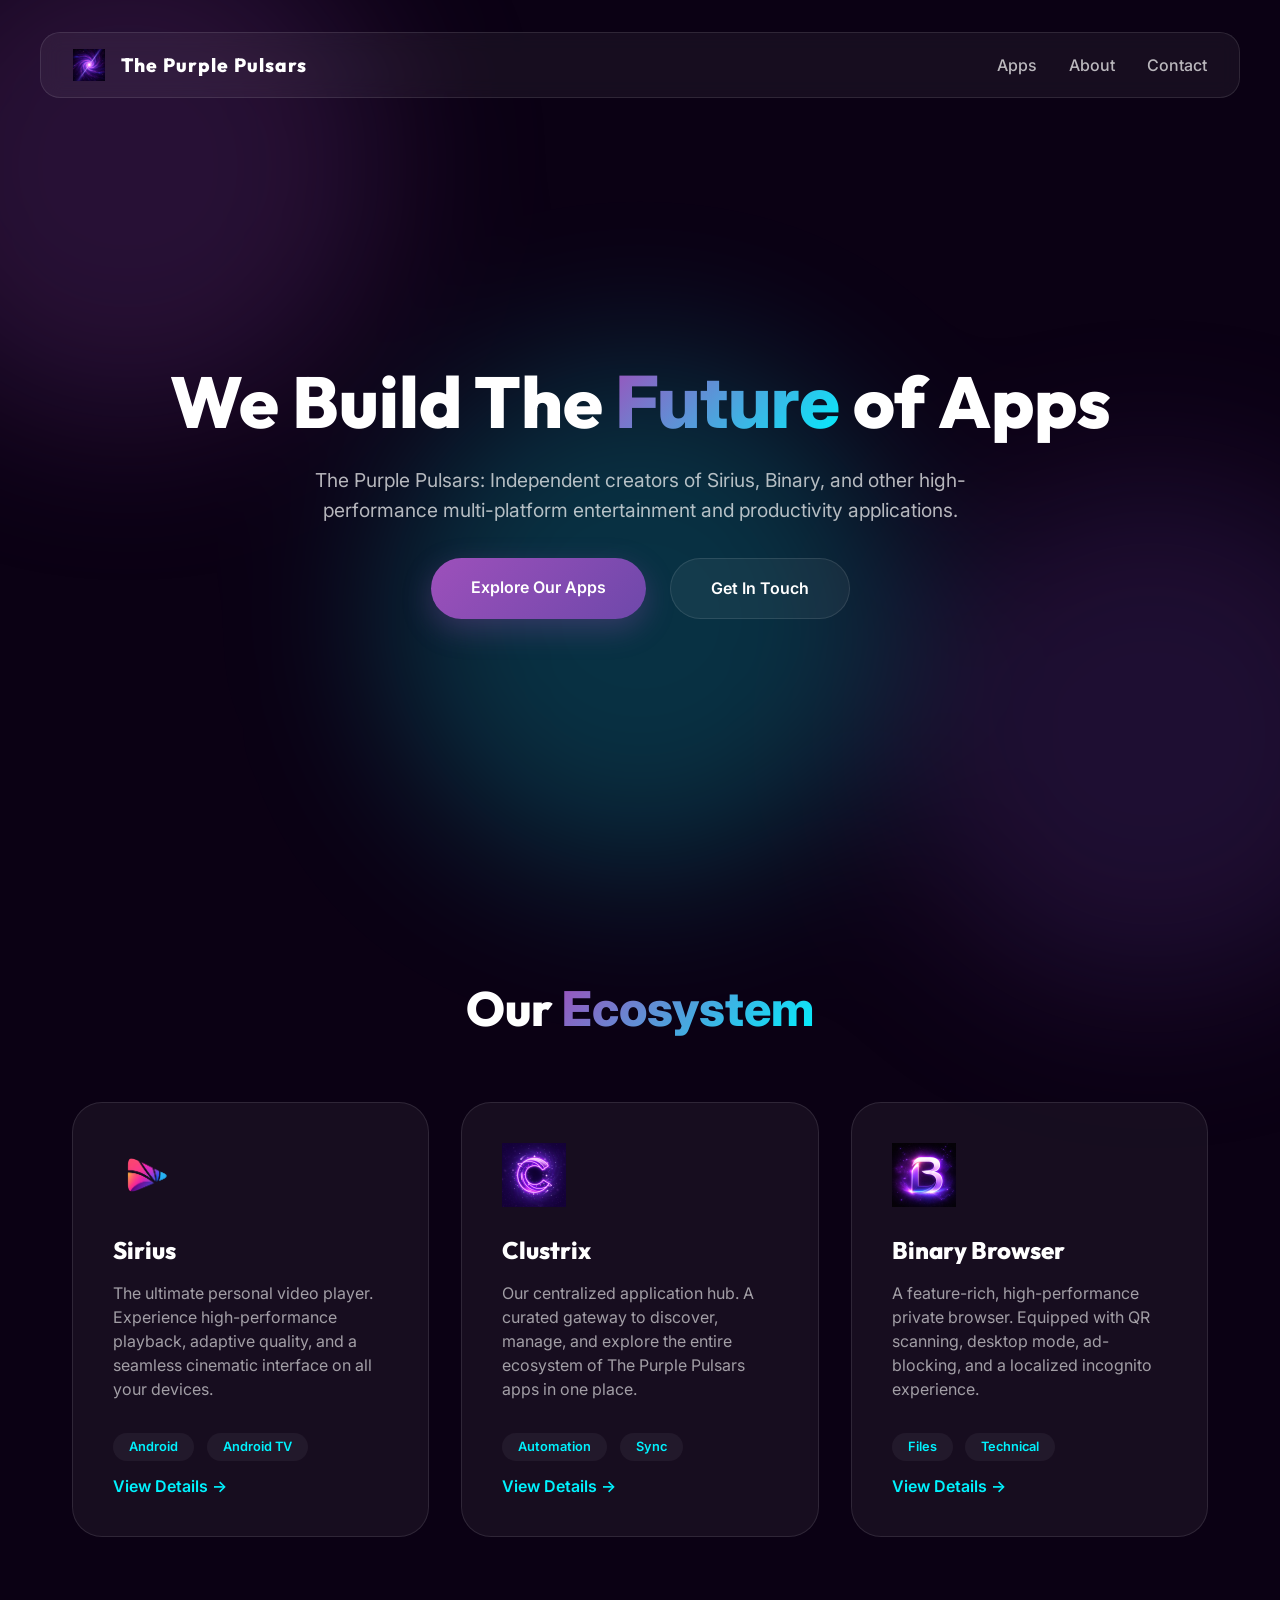
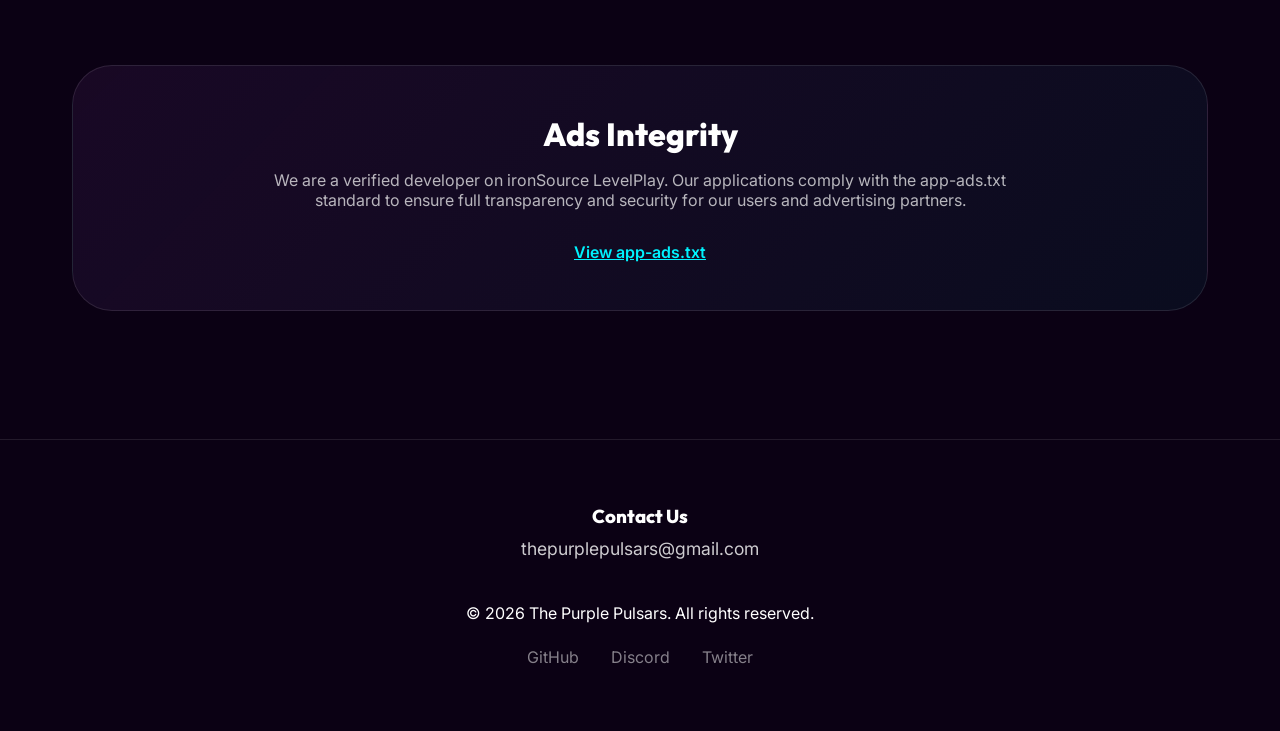
<file: index.html>
<!DOCTYPE html>
<html lang="en">

<head>
    <meta charset="UTF-8">
    <meta name="viewport" content="width=device-width, initial-scale=1.0">
    <title>The Purple Pulsars | Developer Portfolio</title>
    <meta name="description" content="Official developer page for The Purple Pulsars (Sirius, TeleStream, and more).">

    <!-- Premium Fonts -->
    <link rel="preconnect" href="https://fonts.googleapis.com">
    <link rel="preconnect" href="https://fonts.gstatic.com" crossorigin>
    <link
        href="https://fonts.googleapis.com/css2?family=Outfit:wght@300;400;600;800&family=Inter:wght@400;500;700&display=swap"
        rel="stylesheet">

    <link rel="stylesheet" href="style.css">

    <!-- Favicon -->
    <link rel="icon" type="image/png" href="logos/logo-main.png">
</head>

<body>
    <div class="blob-container">
        <div class="blob blob-1"></div>
        <div class="blob blob-2"></div>
        <div class="blob blob-3"></div>
    </div>

    <nav>
        <div class="nav-content">
            <div class="logo">
                <img src="logos/logo-main.png" alt="Pulsar">
                <span>The Purple Pulsars</span>
            </div>
            <div class="nav-links">
                <a href="#apps">Apps</a>
                <a href="#about">About</a>
                <a href="#contact">Contact</a>
            </div>
        </div>
    </nav>

    <main>
        <section class="hero">
            <div class="hero-content">
                <h1 class="animate-up">We Build The <span class="gradient">Future</span> of Apps</h1>
                <p class="animate-up-delay">The Purple Pulsars: Independent creators of Sirius, Binary, and other
                    high-performance multi-platform entertainment and productivity applications.</p>
                <div class="hero-btns animate-up-delay-2">
                    <a href="#apps" class="btn primary">Explore Our Apps</a>
                    <a href="#contact" class="btn secondary">Get In Touch</a>
                </div>
            </div>
        </section>

        <section id="apps" class="apps-section">
            <h2 class="section-title">Our <span class="gradient">Ecosystem</span></h2>
            <div class="apps-grid">
                <div class="app-card" id="sirius">
                    <div class="app-icon">
                        <img src="logos/sirius.png" alt="Sirius App">
                    </div>
                    <h3>Sirius</h3>
                    <p>The ultimate personal video player. Experience high-performance playback, adaptive quality, and
                        a seamless cinematic interface on all your devices.</p>
                    <div class="app-tags">
                        <span>Android</span>
                        <span>Android TV</span>
                    </div>
                    <a href="Sirius/index.html" class="link-btn" style="margin-top: 15px; display: block;">View Details
                        &rarr;</a>
                </div>

                <!-- Clustrix -->
                <div class="app-card">
                    <div class="app-icon">
                        <img src="logos/clustrix.png" alt="Clustrix">
                    </div>
                    <h3>Clustrix</h3>
                    <p>Our centralized application hub. A curated gateway to discover, manage, and explore the entire
                        ecosystem of The Purple Pulsars apps in one place.</p>
                    <div class="app-tags">
                        <span>Automation</span>
                        <span>Sync</span>
                    </div>
                    <a href="Clustrix/index.html" class="link-btn" style="margin-top: 15px; display: block;">View
                        Details &rarr;</a>
                </div>

                <!-- Binary Browser -->
                <div class="app-card">
                    <div class="app-icon">
                        <img src="logos/binary-browser.png" alt="Binary Browser">
                    </div>
                    <h3>Binary Browser</h3>
                    <p>A feature-rich, high-performance private browser. Equipped with QR scanning, desktop mode,
                        ad-blocking,
                        and a localized incognito experience.</p>
                    <div class="app-tags">
                        <span>Files</span>
                        <span>Technical</span>
                    </div>
                    <a href="binary-browser/index.html" class="link-btn" style="margin-top: 15px; display: block;">View
                        Details &rarr;</a>
                </div>
            </div>
        </section>

        <section class="monetization-info">
            <div class="glass-card">
                <h3>Ads Integrity</h3>
                <p>We are a verified developer on ironSource LevelPlay. Our applications comply with the
                    <code>app-ads.txt</code> standard to ensure full transparency and security for our users and
                    advertising partners.
                </p>
                <a href="app-ads.txt" class="text-link">View app-ads.txt</a>
            </div>
        </section>
    </main>

    <footer id="contact">
        <div class="footer-content">
            <div class="contact-info" style="margin-bottom: 20px;">
                <h3 style="margin-bottom: 10px;">Contact Us</h3>
                <p style="opacity: 0.8; font-size: 1.1rem;">thepurplepulsars@gmail.com</p>
            </div>
            <p>&copy; 2026 The Purple Pulsars. All rights reserved.</p>
            <div class="socials">
                <a href="#">GitHub</a>
                <a href="#">Discord</a>
                <a href="#">Twitter</a>
            </div>
        </div>
    </footer>

    <script>
        // Smooth scroll
        document.querySelectorAll('a[href^="#"]').forEach(anchor => {
            anchor.addEventListener('click', function (e) {
                e.preventDefault();
                document.querySelector(this.getAttribute('href')).scrollIntoView({
                    behavior: 'smooth'
                });
            });
        });
    </script>
</body>

</html>
</file>
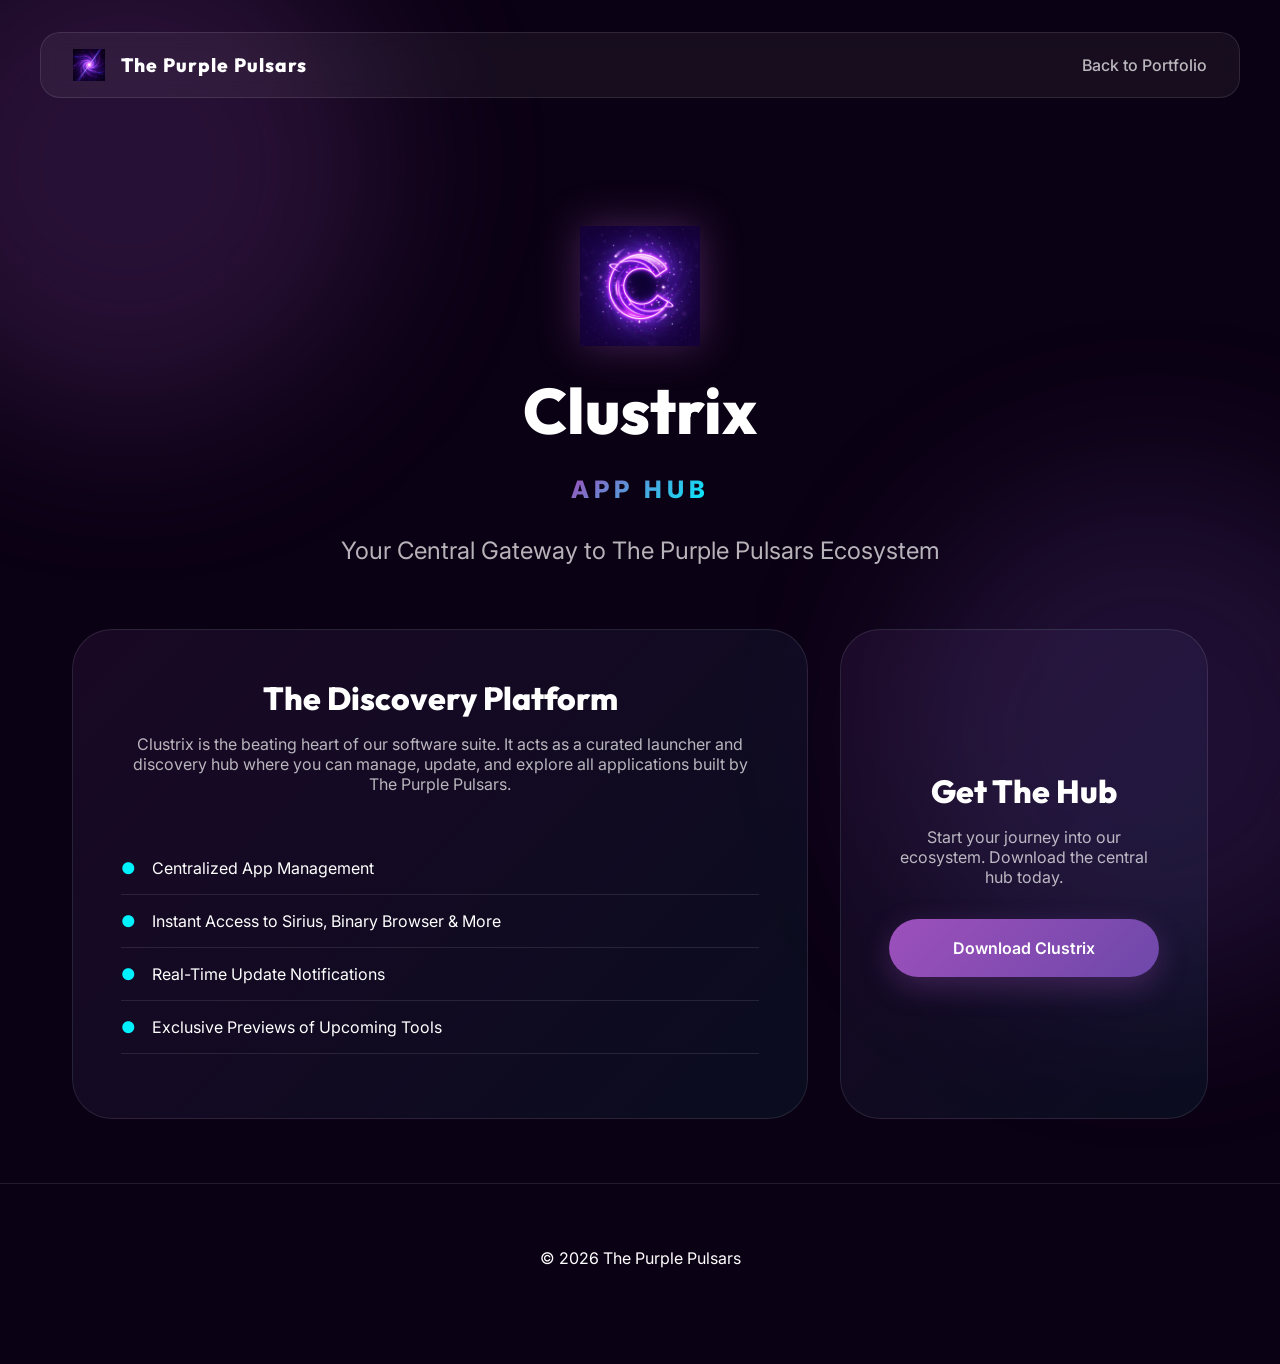
<file: Clustrix/index.html>
<!DOCTYPE html>
<html lang="en">

<head>
    <meta charset="UTF-8">
    <meta name="viewport" content="width=device-width, initial-scale=1.0">
    <title>Clustrix | The Purple Pulsars</title>
    <link rel="preconnect" href="https://fonts.googleapis.com">
    <link rel="preconnect" href="https://fonts.gstatic.com" crossorigin>
    <link
        href="https://fonts.googleapis.com/css2?family=Outfit:wght@300;400;600;800&family=Inter:wght@400;500;700&display=swap"
        rel="stylesheet">
    <link rel="stylesheet" href="../style.css">
</head>

<body class="subpage">
    <div class="blob-container">
        <div class="blob blob-1"></div>
        <div class="blob blob-2"></div>
    </div>

    <nav>
        <div class="nav-content">
            <a href="../index.html" class="logo">
                <img src="../logos/logo-main.png" alt="Pulsar">
                <span>The Purple Pulsars</span>
            </a>
            <div class="nav-links">
                <a href="../index.html">Back to Portfolio</a>
            </div>
        </div>
    </nav>

    <main class="app-detail">
        <section class="hero-sub">
            <div class="app-header-main">
                <img src="../logos/clustrix.png" alt="Clustrix" class="main-icon">
                <h1 style="font-size: 4rem;">Clustrix</h1>
                <p class="gradient"
                    style="font-weight: 800; font-size: 1.5rem; letter-spacing: 5px; text-transform: uppercase;">App Hub
                </p>
                <p class="tagline">Your Central Gateway to The Purple Pulsars Ecosystem</p>
            </div>
        </section>

        <section class="content-grid">
            <div class="glass-card feature-list">
                <h3>The Discovery Platform</h3>
                <p>Clustrix is the beating heart of our software suite. It acts as a curated launcher and discovery hub
                    where you can manage, update, and explore all applications built by The Purple Pulsars.</p>
                <ul style="margin-top: 20px;">
                    <li>Centralized App Management</li>
                    <li>Instant Access to Sirius, Binary Browser & More</li>
                    <li>Real-Time Update Notifications</li>
                    <li>Exclusive Previews of Upcoming Tools</li>
                </ul>
            </div>
            <div class="glass-card download-zone">
                <h3>Get The Hub</h3>
                <p>Start your journey into our ecosystem. Download the central hub today.</p>
                <a href="#" class="btn primary">Download Clustrix</a>
            </div>
        </section>
    </main>

    <footer>
        <p>&copy; 2026 The Purple Pulsars</p>
    </footer>
</body>

</html>
</file>
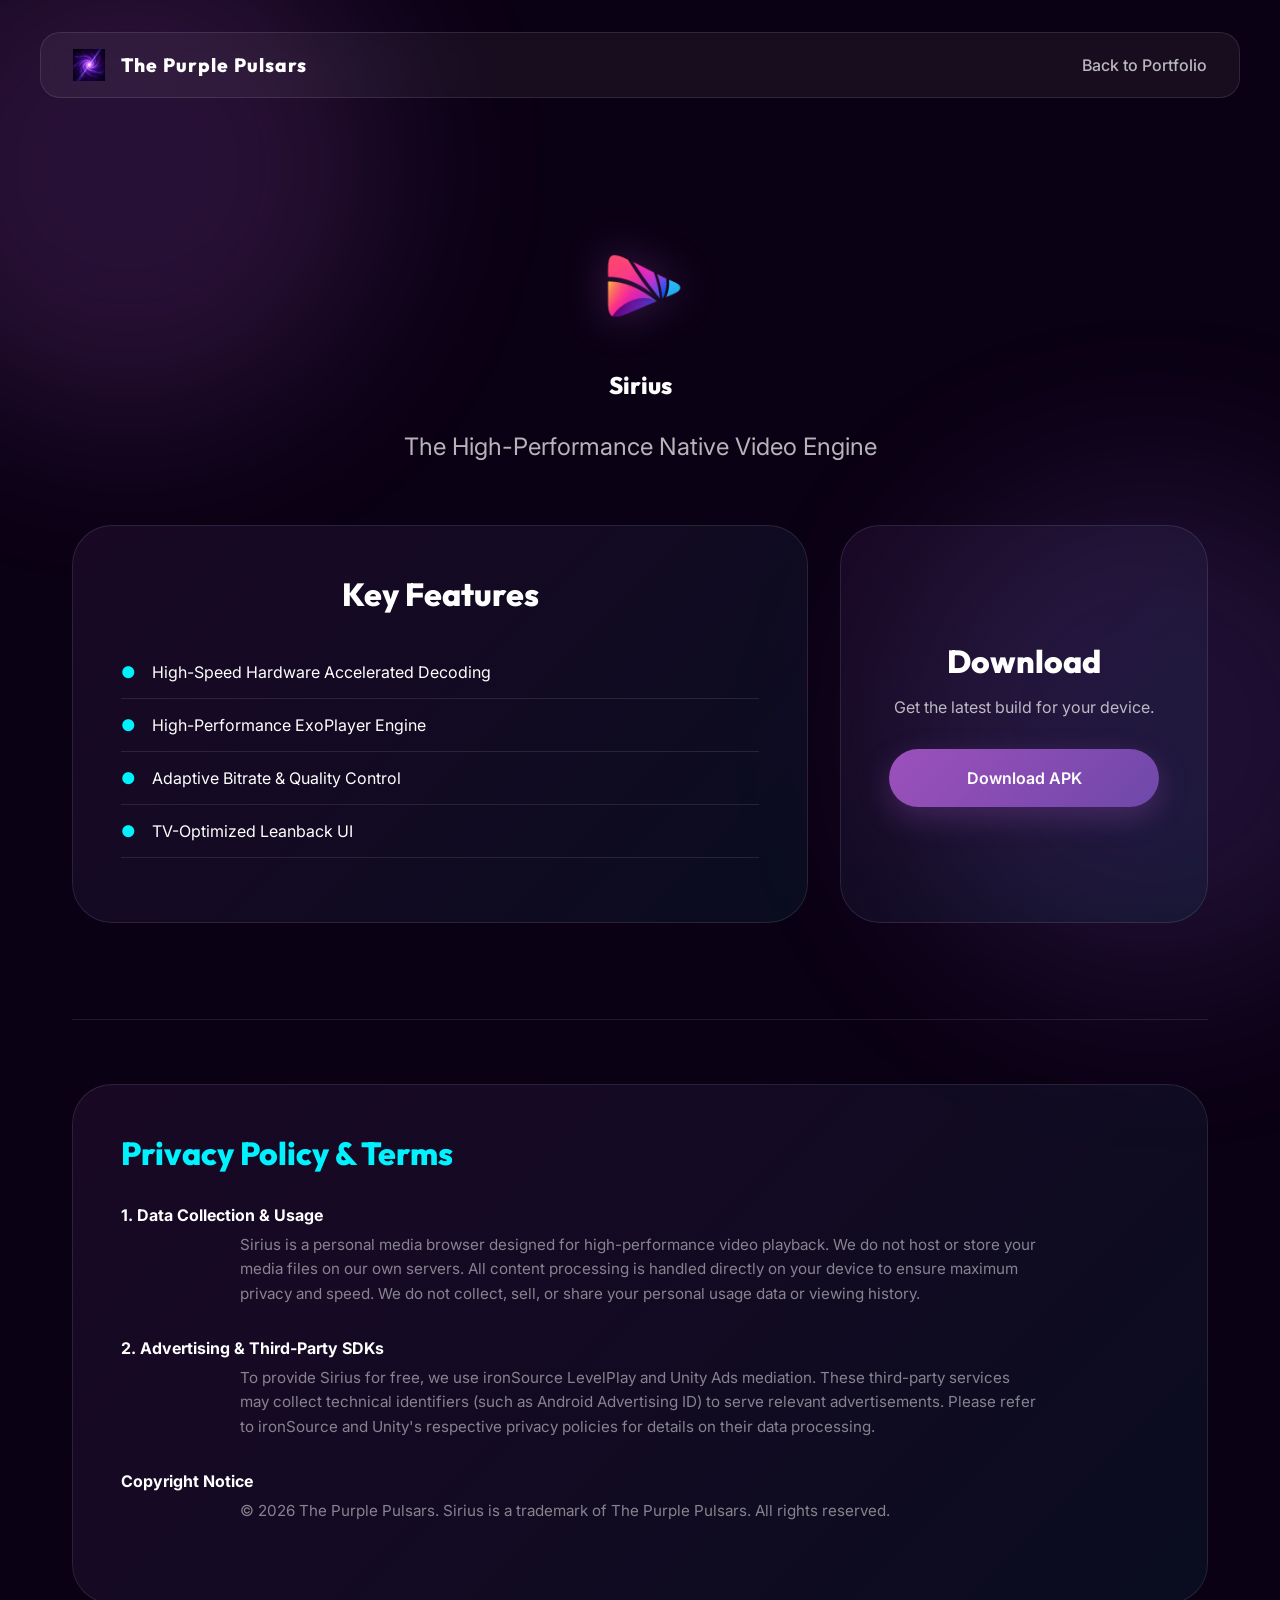
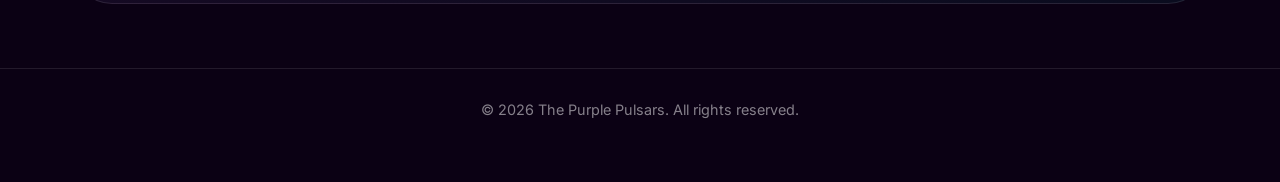
<file: Sirius/index.html>
<!DOCTYPE html>
<html lang="en">

<head>
    <meta charset="UTF-8">
    <meta name="viewport" content="width=device-width, initial-scale=1.0">
    <title>Sirius | The Purple Pulsars</title>
    <link rel="preconnect" href="https://fonts.googleapis.com">
    <link rel="preconnect" href="https://fonts.gstatic.com" crossorigin>
    <link
        href="https://fonts.googleapis.com/css2?family=Outfit:wght@300;400;600;800&family=Inter:wght@400;500;700&display=swap"
        rel="stylesheet">
    <link rel="stylesheet" href="../style.css">
</head>

<body class="subpage">
    <div class="blob-container">
        <div class="blob blob-1"></div>
        <div class="blob blob-2"></div>
    </div>

    <nav>
        <div class="nav-content">
            <a href="../index.html" class="logo">
                <img src="../logos/logo-main.png" alt="Pulsar">
                <span>The Purple Pulsars</span>
            </a>
            <div class="nav-links">
                <a href="../index.html">Back to Portfolio</a>
            </div>
        </div>
    </nav>

    <main class="app-detail">
        <section class="hero-sub">
            <div class="app-header-main">
                <img src="../logos/sirius.png" alt="Sirius" class="main-icon">
                <h1>Sirius</h1>
                <p class="tagline">The High-Performance Native Video Engine</p>
            </div>
        </section>

        <section class="content-grid">
            <div class="glass-card feature-list">
                <h3>Key Features</h3>
                <ul>
                    <li>High-Speed Hardware Accelerated Decoding</li>
                    <li>High-Performance ExoPlayer Engine</li>
                    <li>Adaptive Bitrate & Quality Control</li>
                    <li>TV-Optimized Leanback UI</li>
                </ul>
            </div>
            <div class="glass-card download-zone">
                <h3>Download</h3>
                <p>Get the latest build for your device.</p>
                <a href="#" class="btn primary">Download APK</a>
            </div>
        </section>
        <section class="legal-info"
            style="margin-top: 6rem; border-top: 1px solid var(--glass-border); padding-top: 4rem;">
            <div class="glass-card" style="text-align: left; padding: 3rem;">
                <h3 style="margin-bottom: 2rem; color: var(--accent);">Privacy Policy & Terms</h3>

                <div class="legal-section" style="margin-bottom: 2rem;">
                    <h4 style="color: white; margin-bottom: 0.5rem;">1. Data Collection & Usage</h4>
                    <p style="font-size: 0.95rem; line-height: 1.6; opacity: 0.7;">
                        Sirius is a personal media browser designed for high-performance video playback. We do not
                        host or store your media files on our own servers. All content processing is handled directly
                        on your device to ensure maximum privacy and speed. We do not collect, sell, or share your
                        personal usage data or viewing history.
                    </p>
                </div>

                <div class="legal-section" style="margin-bottom: 2rem;">
                    <h4 style="color: white; margin-bottom: 0.5rem;">2. Advertising & Third-Party SDKs</h4>
                    <p style="font-size: 0.95rem; line-height: 1.6; opacity: 0.7;">
                        To provide Sirius for free, we use ironSource LevelPlay and Unity Ads mediation. These
                        third-party services may collect technical identifiers (such as Android Advertising ID) to serve
                        relevant advertisements. Please refer to ironSource and Unity's respective privacy policies for
                        details on their data processing.
                    </p>
                </div>

                <div class="legal-section">
                    <h4 style="color: white; margin-bottom: 0.5rem;">Copyright Notice</h4>
                    <p style="font-size: 0.95rem; line-height: 1.6; opacity: 0.7;">
                        &copy; 2026 The Purple Pulsars. Sirius is a trademark of The Purple Pulsars. All
                        rights reserved.
                    </p>
                </div>
            </div>
        </section>
    </main>

    <footer style="margin-top: 4rem; padding: 2rem; text-align: center; border-top: 1px solid var(--glass-border);">
        <p style="opacity: 0.5; font-size: 0.9rem;">&copy; 2026 The Purple Pulsars. All rights reserved.</p>
    </footer>
</body>

</html>
</file>
<file: style.css>
:root {
    --primary: #9d50bb;
    --secondary: #6e48aa;
    --accent: #00f2fe;
    --bg: #0b0114;
    --text: #ffffff;
    --glass: rgba(255, 255, 255, 0.05);
    --glass-border: rgba(255, 255, 255, 0.1);
    --transition: all 0.4s cubic-bezier(0.4, 0, 0.2, 1);
}

* {
    margin: 0;
    padding: 0;
    box-sizing: border-box;
    font-family: 'Inter', sans-serif;
}

body {
    background-color: var(--bg);
    color: var(--text);
    overflow-x: hidden;
    min-height: 100vh;
}

h1,
h2,
h3,
.logo span {
    font-family: 'Outfit', sans-serif;
    font-weight: 800;
}

/* Background Blobs */
.blob-container {
    position: fixed;
    top: 0;
    left: 0;
    width: 100%;
    height: 100%;
    z-index: -1;
    filter: blur(80px);
}

.blob {
    position: absolute;
    width: 40vw;
    height: 40vw;
    border-radius: 50%;
    opacity: 0.2;
    animation: pulse 10s infinite alternate;
}

.blob-1 {
    top: -10%;
    left: -10%;
    background: var(--primary);
}

.blob-2 {
    bottom: -10%;
    right: -10%;
    background: var(--secondary);
}

.blob-3 {
    top: 40%;
    left: 30%;
    background: var(--accent);
    animation-delay: 2s;
}

@keyframes pulse {
    from {
        transform: scale(1) translate(0, 0);
    }

    to {
        transform: scale(1.2) translate(10%, 10%);
    }
}

/* Typography Components */
.gradient {
    background: linear-gradient(135deg, var(--primary), var(--accent));
    -webkit-background-clip: text;
    background-clip: text;
    -webkit-text-fill-color: transparent;
}

/* Navigation */
nav {
    padding: 2rem;
}

.nav-content {
    max-width: 1200px;
    margin: 0 auto;
    display: flex;
    justify-content: space-between;
    align-items: center;
    background: var(--glass);
    backdrop-filter: blur(10px);
    padding: 1rem 2rem;
    border-radius: 20px;
    border: 1px solid var(--glass-border);
}

.logo {
    display: flex;
    align-items: center;
    gap: 1rem;
    text-decoration: none;
    color: var(--text);
}

.logo img {
    width: 32px;
    height: 32px;
}

.logo span {
    font-size: 1.2rem;
    letter-spacing: 1px;
}

.nav-links {
    display: flex;
    gap: 2rem;
}

.nav-links a {
    color: var(--text);
    text-decoration: none;
    opacity: 0.7;
    transition: var(--transition);
    font-weight: 500;
}

.nav-links a:hover {
    opacity: 1;
    color: var(--accent);
}

/* Hero Section */
main {
    max-width: 1200px;
    margin: 0 auto;
    padding: 0 2rem;
}

.hero {
    min-height: 80vh;
    display: flex;
    align-items: center;
    justify-content: center;
    text-align: center;
}

.hero h1 {
    font-size: 4.5rem;
    line-height: 1.1;
    margin-bottom: 1.5rem;
}

.hero p {
    font-size: 1.2rem;
    max-width: 700px;
    margin: 0 auto 2rem;
    color: rgba(255, 255, 255, 0.7);
    line-height: 1.6;
}

.hero-btns {
    display: flex;
    gap: 1.5rem;
    justify-content: center;
}

.btn {
    padding: 1.2rem 2.5rem;
    border-radius: 100px;
    text-decoration: none;
    font-weight: 600;
    transition: var(--transition);
    cursor: pointer;
}

.btn.primary {
    background: linear-gradient(135deg, var(--primary), var(--secondary));
    color: white;
    box-shadow: 0 10px 30px rgba(157, 80, 187, 0.3);
}

.btn.primary:hover {
    transform: translateY(-5px);
    box-shadow: 0 15px 40px rgba(157, 80, 187, 0.5);
}

.btn.secondary {
    background: var(--glass);
    border: 1px solid var(--glass-border);
    color: white;
}

.btn.secondary:hover {
    background: rgba(255, 255, 255, 0.1);
}

/* Apps Grid */
.apps-section {
    padding: 8rem 0;
}

.section-title {
    font-size: 3rem;
    text-align: center;
    margin-bottom: 4rem;
}

.apps-grid {
    display: grid;
    grid-template-columns: repeat(auto-fit, minmax(300px, 1fr));
    gap: 2rem;
}

.app-card {
    background: var(--glass);
    padding: 2.5rem;
    border-radius: 30px;
    border: 1px solid var(--glass-border);
    transition: var(--transition);
    cursor: default;
}

.app-card:hover {
    background: rgba(255, 255, 255, 0.1);
    transform: translateY(-10px);
    border-color: var(--primary);
}

.app-icon {
    margin-bottom: 1.5rem;
}

.app-icon img {
    width: 64px;
    height: 64px;
}

.app-card h3 {
    font-size: 1.5rem;
    margin-bottom: 1rem;
}

.app-card p {
    color: rgba(255, 255, 255, 0.6);
    line-height: 1.5;
    margin-bottom: 2rem;
}

.app-tags {
    display: flex;
    gap: 0.8rem;
}

.app-tags span {
    background: rgba(255, 255, 255, 0.05);
    padding: 0.4rem 1rem;
    border-radius: 100px;
    font-size: 0.8rem;
    font-weight: 600;
    color: var(--accent);
}

.link-btn {
    display: inline-block;
    color: var(--accent);
    text-decoration: none;
    font-weight: 600;
    margin-top: auto;
}

/* Monetization Info */
.monetization-info {
    padding-bottom: 8rem;
}

.glass-card {
    background: linear-gradient(135deg, rgba(157, 80, 187, 0.1), rgba(0, 242, 254, 0.05));
    border: 1px solid var(--glass-border);
    padding: 3rem;
    border-radius: 40px;
    text-align: center;
}

.glass-card h3 {
    font-size: 2rem;
    margin-bottom: 1rem;
}

.glass-card p {
    max-width: 800px;
    margin: 0 auto 2rem;
    color: rgba(255, 255, 255, 0.7);
}

.text-link {
    color: var(--accent);
    font-weight: 600;
    text-decoration: underline;
}

/* Footer */
footer {
    border-top: 1px solid var(--glass-border);
    padding: 4rem 2rem;
    text-align: center;
}

.footer-content {
    max-width: 1200px;
    margin: 0 auto;
    display: flex;
    flex-direction: column;
    gap: 1.5rem;
}

.socials {
    display: flex;
    gap: 2rem;
    justify-content: center;
}

.socials a {
    color: var(--text);
    text-decoration: none;
    opacity: 0.5;
    transition: var(--transition);
}

.socials a:hover {
    opacity: 1;
    color: var(--accent);
}

/* Animations */
.animate-up {
    animation: up 0.8s ease-out forwards;
}

.animate-up-delay {
    opacity: 0;
    animation: up 0.8s 0.2s ease-out forwards;
}

.animate-up-delay-2 {
    opacity: 0;
    animation: up 0.8s 0.4s ease-out forwards;
}

/* Subpage Styling */
.subpage {
    padding-bottom: 2rem;
}

.hero-sub {
    padding: 6rem 0 4rem;
    text-align: center;
}

.app-header-main {
    display: flex;
    flex-direction: column;
    align-items: center;
    gap: 1.5rem;
}

.main-icon {
    width: 120px;
    height: 120px;
    filter: drop-shadow(0 0 20px rgba(157, 80, 187, 0.4));
}

.tagline {
    font-size: 1.5rem;
    opacity: 0.7;
    margin-top: 0.5rem;
}

.content-grid {
    display: grid;
    grid-template-columns: 2fr 1fr;
    gap: 2rem;
    margin-bottom: 4rem;
}

.feature-list ul {
    list-style: none;
    padding: 1rem 0;
}

.feature-list li {
    padding: 1rem 0;
    border-bottom: 1px solid var(--glass-border);
    display: flex;
    align-items: center;
    gap: 1rem;
}

.feature-list li::before {
    content: "●";
    color: var(--accent);
}

.download-zone {
    text-align: center;
    display: flex;
    flex-direction: column;
    justify-content: center;
}

@media (max-width: 768px) {
    .content-grid {
        grid-template-columns: 1fr;
    }
}

@keyframes up {
    from {
        opacity: 0;
        transform: translateY(30px);
    }

    to {
        opacity: 1;
        transform: translateY(0);
    }
}

/* Responsive */
@media (max-width: 768px) {
    .nav-links {
        display: none;
    }

    .hero h1 {
        font-size: 3rem;
    }
}

/* Subpage Grid & Mini Cards */
.mini-card {
    background: rgba(255, 255, 255, 0.03);
    padding: 1.5rem;
    border-radius: 20px;
    border: 1px solid var(--glass-border);
    transition: var(--transition);
    text-align: center;
}

.mini-card:hover {
    transform: translateY(-5px);
    background: rgba(255, 255, 255, 0.07);
    border-color: var(--accent);
}

.mini-card img {
    width: 32px;
    height: 32px;
    margin-bottom: 1rem !important;
    margin-left: auto;
    margin-right: auto;
}

.mini-card h4 {
    margin-bottom: 0.5rem;
    color: var(--accent);
}

.mini-card p {
    font-size: 0.85rem;
    opacity: 0.7;
}

@media (max-width: 500px) {
    .features-subgrid {
        grid-template-columns: 1fr !important;
    }
}
</file>
